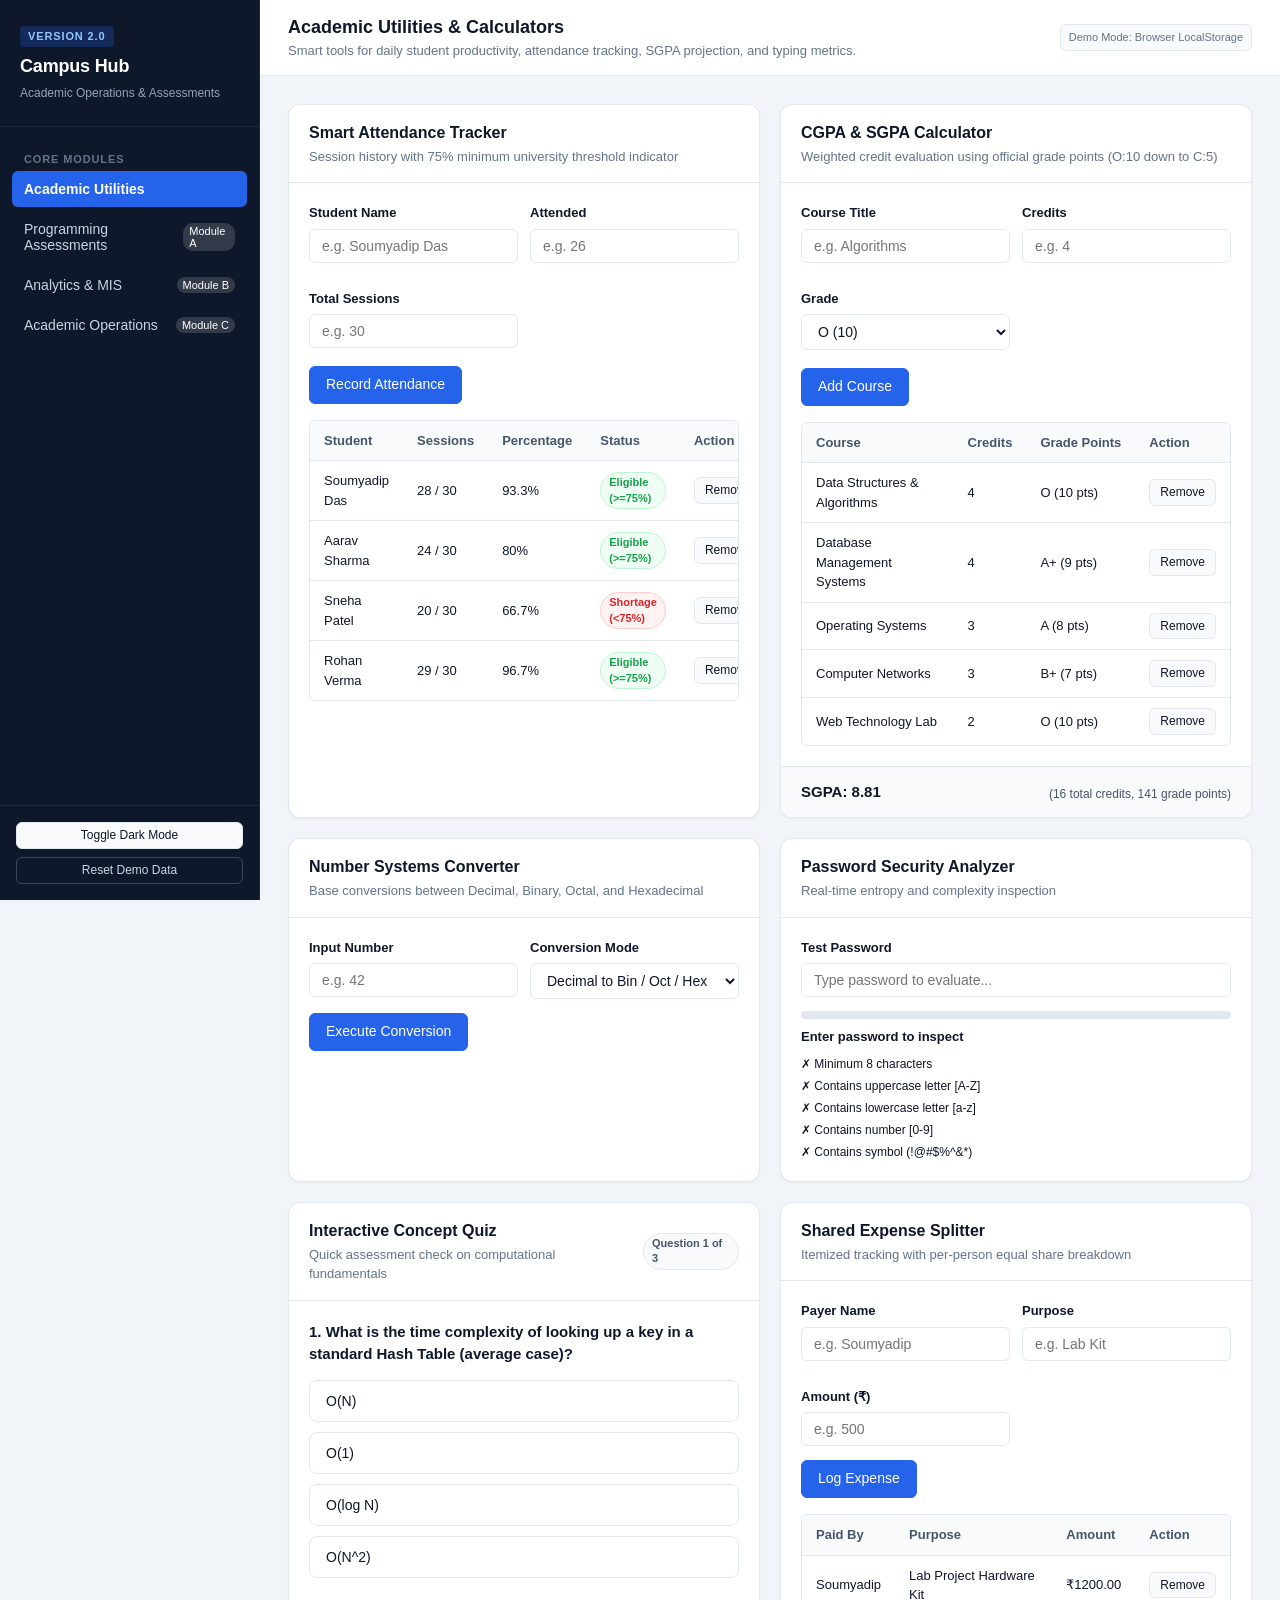
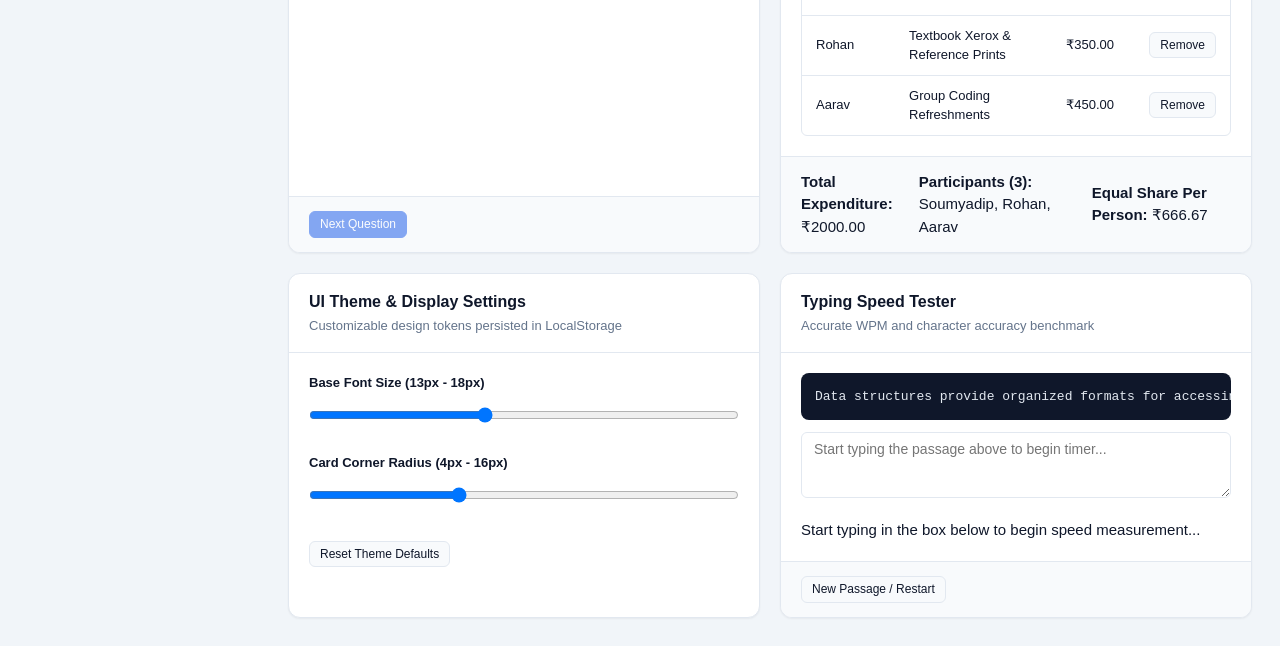
<file: index.html>
<!DOCTYPE html>
<html lang="en">
<head>
  <meta charset="UTF-8" />
  <meta name="viewport" content="width=device-width, initial-scale=1.0" />
  <title>Campus Utility Hub 2.0 | Academic Operations & Assessment Platform</title>
  <meta name="description" content="A clean, modular student learning, programming assessment, and academic operations platform." />

  <!-- Stylesheets -->
  <link rel="stylesheet" href="css/style.css" />
  <link rel="stylesheet" href="css/components.css" />
</head>
<body>

  <div class="app-container">

    <!-- Left Navigation Sidebar -->
    <aside class="app-sidebar" aria-label="Main Navigation">
      <div class="sidebar-header">
        <span class="brand-badge">Version 2.0</span>
        <h1>Campus Hub</h1>
        <p class="sidebar-subtitle">Academic Operations & Assessments</p>
      </div>

      <nav class="sidebar-nav">
        <div class="nav-section-title">Core Modules</div>
        <ul class="nav-list">
          <li class="nav-item">
            <button class="nav-button active" data-tab="tab-utilities" id="nav-utilities">
              <span>Academic Utilities</span>
            </button>
          </li>
          <li class="nav-item">
            <button class="nav-button" data-tab="tab-assessments" id="nav-assessments">
              <span>Programming Assessments</span>
              <span class="nav-badge" id="sidebarAssessmentBadge">Module A</span>
            </button>
          </li>
          <li class="nav-item">
            <button class="nav-button" data-tab="tab-analytics" id="nav-analytics">
              <span>Analytics & MIS</span>
              <span class="nav-badge">Module B</span>
            </button>
          </li>
          <li class="nav-item">
            <button class="nav-button" data-tab="tab-operations" id="nav-operations">
              <span>Academic Operations</span>
              <span class="nav-badge">Module C</span>
            </button>
          </li>
        </ul>
      </nav>

      <div class="sidebar-footer">
        <button class="btn btn-secondary btn-sm" id="sidebarDarkToggle" style="width: 100%;">
          Toggle Dark Mode
        </button>
        <button class="btn btn-outline btn-sm" id="resetDemoDataBtn" style="width: 100%; border-color: rgba(255,255,255,0.2); color: #cbd5e1;">
          Reset Demo Data
        </button>
      </div>
    </aside>

    <!-- Main Application View Area -->
    <main class="app-main">

      <!-- Top Operational Header -->
      <header class="top-navbar">
        <div class="nav-title-group">
          <h2 id="currentViewTitle">Academic Utilities & Calculators</h2>
          <p id="currentViewDesc">Smart tools for daily student productivity, attendance tracking, SGPA projection, and typing metrics.</p>
        </div>

        <div class="top-actions">
          <span class="fictional-notice" title="Single-user client-side demo environment">Demo Mode: Browser LocalStorage</span>
        </div>
      </header>

      <!-- TAB 1: ACADEMIC UTILITIES -->
      <section class="tab-content active" id="tab-utilities" aria-label="Student Utilities Section">
        
        <div class="grid-2">

          <!-- 1. Smart Attendance Tracker -->
          <div class="card" id="card-attendance">
            <div class="card-header">
              <div>
                <h3 class="card-title">Smart Attendance Tracker</h3>
                <p class="card-subtitle">Session history with 75% minimum university threshold indicator</p>
              </div>
            </div>
            <div class="card-body">
              <div class="form-row">
                <div class="form-group" style="flex: 2;">
                  <label class="form-label" for="studentNameInput">Student Name</label>
                  <input type="text" class="form-control" id="studentNameInput" placeholder="e.g. Soumyadip Das" />
                </div>
                <div class="form-group">
                  <label class="form-label" for="attendedSessionsInput">Attended</label>
                  <input type="number" class="form-control" id="attendedSessionsInput" placeholder="e.g. 26" min="0" />
                </div>
                <div class="form-group">
                  <label class="form-label" for="totalSessionsInput">Total Sessions</label>
                  <input type="number" class="form-control" id="totalSessionsInput" placeholder="e.g. 30" min="1" />
                </div>
              </div>
              <button class="btn btn-primary" id="addAttendanceBtn" style="margin-top: 4px;">Record Attendance</button>

              <div class="table-responsive" style="margin-top: 16px;">
                <table class="table table-hover">
                  <thead>
                    <tr>
                      <th>Student</th>
                      <th>Sessions</th>
                      <th>Percentage</th>
                      <th>Status</th>
                      <th>Action</th>
                    </tr>
                  </thead>
                  <tbody id="attendanceTableBody"></tbody>
                </table>
              </div>
            </div>
          </div>

          <!-- 2. CGPA & SGPA Calculator -->
          <div class="card" id="card-cgpa">
            <div class="card-header">
              <div>
                <h3 class="card-title">CGPA & SGPA Calculator</h3>
                <p class="card-subtitle">Weighted credit evaluation using official grade points (O:10 down to C:5)</p>
              </div>
            </div>
            <div class="card-body">
              <div class="form-row">
                <div class="form-group" style="flex: 2;">
                  <label class="form-label" for="subjectNameInput">Course Title</label>
                  <input type="text" class="form-control" id="subjectNameInput" placeholder="e.g. Algorithms" />
                </div>
                <div class="form-group">
                  <label class="form-label" for="subjectCreditsInput">Credits</label>
                  <input type="number" class="form-control" id="subjectCreditsInput" placeholder="e.g. 4" min="1" max="10" />
                </div>
                <div class="form-group">
                  <label class="form-label" for="subjectGradeInput">Grade</label>
                  <select class="form-select" id="subjectGradeInput">
                    <option value="O">O (10)</option>
                    <option value="A+">A+ (9)</option>
                    <option value="A">A (8)</option>
                    <option value="B+">B+ (7)</option>
                    <option value="B">B (6)</option>
                    <option value="C">C (5)</option>
                    <option value="F">F (0)</option>
                  </select>
                </div>
              </div>
              <button class="btn btn-primary" id="addSubjectBtn" style="margin-top: 4px;">Add Course</button>

              <div class="table-responsive" style="margin-top: 16px;">
                <table class="table table-hover">
                  <thead>
                    <tr>
                      <th>Course</th>
                      <th>Credits</th>
                      <th>Grade Points</th>
                      <th>Action</th>
                    </tr>
                  </thead>
                  <tbody id="subjectTableBody"></tbody>
                </table>
              </div>
            </div>
            <div class="card-footer" id="cgpaResultDisplay">
              <!-- Result calculated dynamically -->
            </div>
          </div>

          <!-- 3. Number Converter -->
          <div class="card" id="card-converter">
            <div class="card-header">
              <div>
                <h3 class="card-title">Number Systems Converter</h3>
                <p class="card-subtitle">Base conversions between Decimal, Binary, Octal, and Hexadecimal</p>
              </div>
            </div>
            <div class="card-body">
              <div class="form-row">
                <div class="form-group" style="flex: 2;">
                  <label class="form-label" for="numberConverterInput">Input Number</label>
                  <input type="text" class="form-control" id="numberConverterInput" placeholder="e.g. 42" />
                </div>
                <div class="form-group">
                  <label class="form-label" for="numberConverterMode">Conversion Mode</label>
                  <select class="form-select" id="numberConverterMode">
                    <option value="decToBin">Decimal to Bin / Oct / Hex</option>
                    <option value="binToDec">Binary to Decimal</option>
                  </select>
                </div>
              </div>
              <button class="btn btn-primary" id="convertNumberBtn">Execute Conversion</button>

              <div id="numberConverterResult" style="margin-top: 14px;"></div>
            </div>
          </div>

          <!-- 4. Password Strength Analyzer -->
          <div class="card" id="card-password">
            <div class="card-header">
              <div>
                <h3 class="card-title">Password Security Analyzer</h3>
                <p class="card-subtitle">Real-time entropy and complexity inspection</p>
              </div>
            </div>
            <div class="card-body">
              <div class="form-group">
                <label class="form-label" for="passwordAnalyzerInput">Test Password</label>
                <input type="password" class="form-control" id="passwordAnalyzerInput" placeholder="Type password to evaluate..." />
              </div>

              <div class="progress-bar-container">
                <div class="progress-bar-fill" id="passwordMeter" style="width: 0%;"></div>
              </div>

              <div id="passwordStrengthLabel" style="font-weight: 600; font-size: 13px; margin: 8px 0;">Enter password to inspect</div>

              <div style="font-size: 12px; display: flex; flex-direction: column; gap: 4px; margin-top: 8px;">
                <div id="pwd-chk-len" data-label="Minimum 8 characters">✗ Minimum 8 characters</div>
                <div id="pwd-chk-upper" data-label="Contains uppercase letter [A-Z]">✗ Contains uppercase letter [A-Z]</div>
                <div id="pwd-chk-lower" data-label="Contains lowercase letter [a-z]">✗ Contains lowercase letter [a-z]</div>
                <div id="pwd-chk-num" data-label="Contains number [0-9]">✗ Contains number [0-9]</div>
                <div id="pwd-chk-special" data-label="Contains symbol (!@#$%^&*)">✗ Contains symbol (!@#$%^&*)</div>
              </div>
            </div>
          </div>

          <!-- 5. Interactive Concept Quiz -->
          <div class="card" id="card-quiz">
            <div class="card-header">
              <div>
                <h3 class="card-title">Interactive Concept Quiz</h3>
                <p class="card-subtitle">Quick assessment check on computational fundamentals</p>
              </div>
              <span class="badge badge-neutral" id="conceptQuizProgress">Question 1 of 3</span>
            </div>
            <div class="card-body">
              <h4 id="conceptQuizQuestion" style="font-size: 15px; margin-bottom: 14px;">Loading question...</h4>

              <div id="conceptQuizOptions"></div>

              <div id="conceptQuizFeedback" style="margin-top: 12px;"></div>
            </div>
            <div class="card-footer">
              <button class="btn btn-primary btn-sm" id="quizNextBtn" disabled>Next Question</button>
              <button class="btn btn-secondary btn-sm" id="quizRetakeBtn" style="display: none;">Retake Quiz</button>
            </div>
          </div>

          <!-- 6. Expense Splitter -->
          <div class="card" id="card-expense">
            <div class="card-header">
              <div>
                <h3 class="card-title">Shared Expense Splitter</h3>
                <p class="card-subtitle">Itemized tracking with per-person equal share breakdown</p>
              </div>
            </div>
            <div class="card-body">
              <div class="form-row">
                <div class="form-group">
                  <label class="form-label" for="expensePersonInput">Payer Name</label>
                  <input type="text" class="form-control" id="expensePersonInput" placeholder="e.g. Soumyadip" />
                </div>
                <div class="form-group">
                  <label class="form-label" for="expenseDescInput">Purpose</label>
                  <input type="text" class="form-control" id="expenseDescInput" placeholder="e.g. Lab Kit" />
                </div>
                <div class="form-group">
                  <label class="form-label" for="expenseAmountInput">Amount (₹)</label>
                  <input type="number" class="form-control" id="expenseAmountInput" placeholder="e.g. 500" min="1" />
                </div>
              </div>
              <button class="btn btn-primary" id="addExpenseBtn">Log Expense</button>

              <div class="table-responsive" style="margin-top: 16px;">
                <table class="table table-hover">
                  <thead>
                    <tr>
                      <th>Paid By</th>
                      <th>Purpose</th>
                      <th>Amount</th>
                      <th>Action</th>
                    </tr>
                  </thead>
                  <tbody id="expenseTableBody"></tbody>
                </table>
              </div>
            </div>
            <div class="card-footer" id="expenseSummaryDisplay">
              <!-- Summary breakdown -->
            </div>
          </div>

          <!-- 7. Theme Customizer -->
          <div class="card" id="card-theme">
            <div class="card-header">
              <div>
                <h3 class="card-title">UI Theme & Display Settings</h3>
                <p class="card-subtitle">Customizable design tokens persisted in LocalStorage</p>
              </div>
            </div>
            <div class="card-body">
              <div class="form-group">
                <label class="form-label" for="themeFontSizeSlider">Base Font Size (13px - 18px)</label>
                <input type="range" class="form-control" id="themeFontSizeSlider" min="13" max="18" value="15" />
              </div>
              <div class="form-group">
                <label class="form-label" for="themeRadiusSlider">Card Corner Radius (4px - 16px)</label>
                <input type="range" class="form-control" id="themeRadiusSlider" min="4" max="16" value="8" />
              </div>
              <button class="btn btn-secondary btn-sm" id="resetThemeBtn" style="margin-top: 8px;">Reset Theme Defaults</button>
            </div>
          </div>

          <!-- 8. Typing Speed Tester -->
          <div class="card" id="card-typing">
            <div class="card-header">
              <div>
                <h3 class="card-title">Typing Speed Tester</h3>
                <p class="card-subtitle">Accurate WPM and character accuracy benchmark</p>
              </div>
            </div>
            <div class="card-body">
              <div id="typingTargetDisplay" class="code-block" style="margin-bottom: 12px; font-size: 13px;"></div>

              <div class="form-group">
                <textarea class="form-control" id="typingInputArea" rows="3" placeholder="Start typing the passage above to begin timer..."></textarea>
              </div>

              <div id="typingStatsDisplay"></div>
            </div>
            <div class="card-footer">
              <button class="btn btn-secondary btn-sm" id="typingResetBtn">New Passage / Restart</button>
            </div>
          </div>

        </div>

      </section>

      <!-- TAB 2: PROGRAMMING ASSESSMENTS (Module A) -->
      <section class="tab-content" id="tab-assessments" aria-label="Programming Assessment Management">
        <div id="assessmentsMount">
          <!-- Populated in Phase 3 -->
        </div>
      </section>

      <!-- TAB 3: ASSESSMENT ANALYTICS & MIS (Module B) -->
      <section class="tab-content" id="tab-analytics" aria-label="Assessment Analytics and MIS">
        <div id="analyticsMount">
          <!-- Populated in Phase 4 -->
        </div>
      </section>

      <!-- TAB 4: ACADEMIC OPERATIONS & SUPPORT TRACKER (Module C) -->
      <section class="tab-content" id="tab-operations" aria-label="Academic Operations and Support Tracker">
        <div id="operationsMount">
          <!-- Populated in Phase 5 -->
        </div>
      </section>

    </main>

  </div>

  <!-- Toast Container -->
  <div class="toast-container" id="toastContainer" aria-live="polite"></div>

  <!-- Application Bootstrap -->
  <script type="module" src="js/app.js"></script>
</body>
</html>
</file>
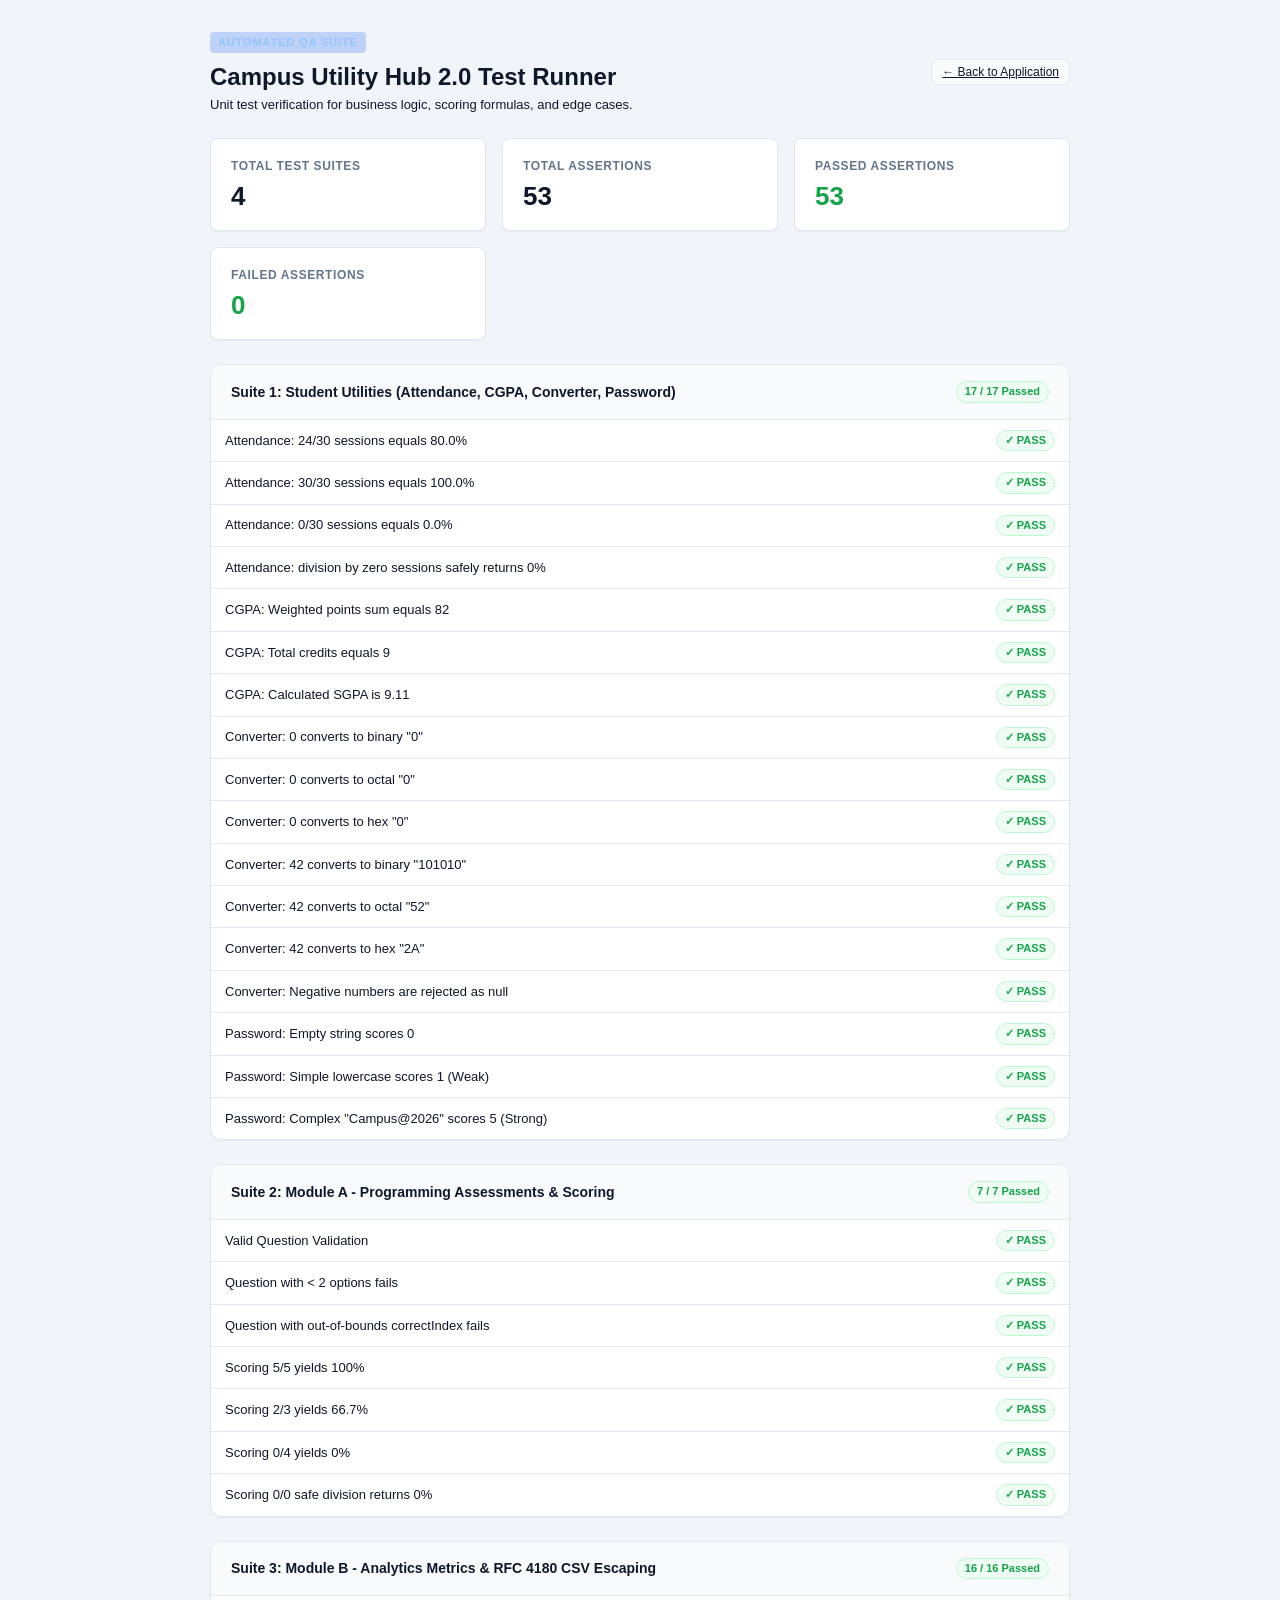
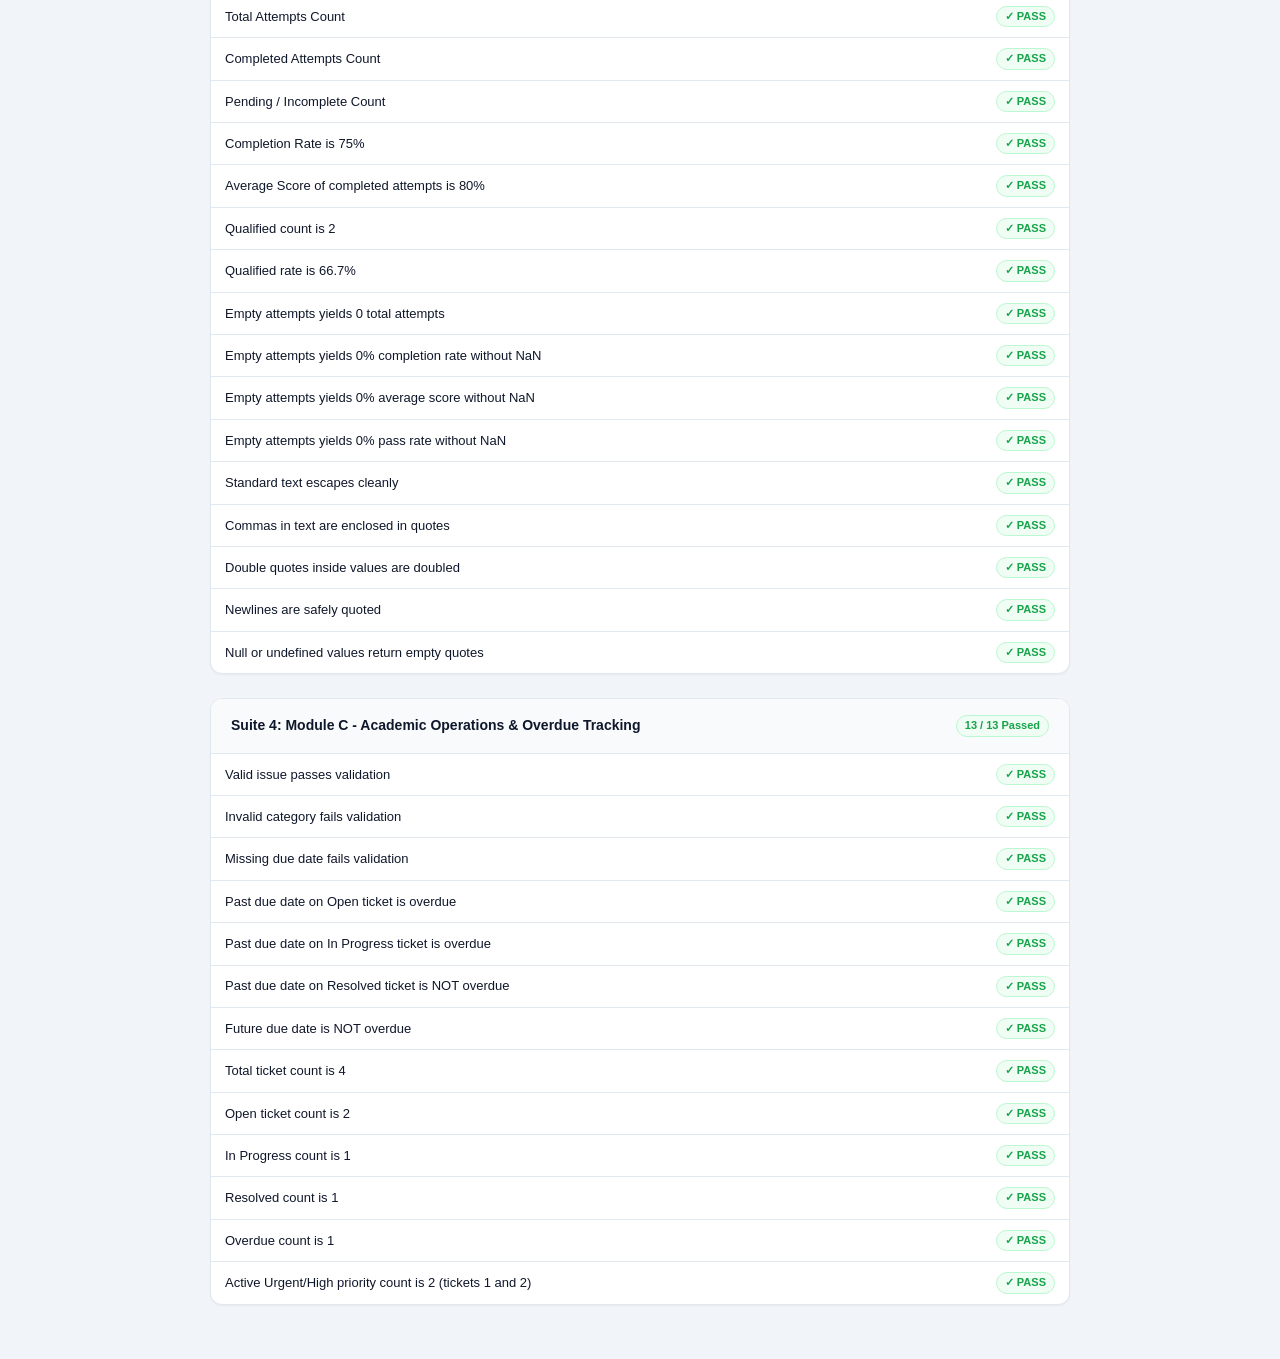
<file: tests/index.html>
<!DOCTYPE html>
<html lang="en">
<head>
  <meta charset="UTF-8" />
  <meta name="viewport" content="width=device-width, initial-scale=1.0" />
  <title>Automated Test Suite | Campus Utility Hub 2.0</title>
  <link rel="stylesheet" href="../css/style.css" />
  <link rel="stylesheet" href="../css/components.css" />
  <style>
    body { padding: 30px 20px; max-width: 900px; margin: 0 auto; background: var(--bg-main); }
    .suite-card { margin-bottom: 24px; }
    .test-row { display: flex; justify-content: space-between; align-items: center; padding: 10px 14px; border-bottom: 1px solid var(--border-color); font-size: 13px; }
    .test-row:last-child { border-bottom: none; }
  </style>
</head>
<body>

  <div style="display: flex; justify-content: space-between; align-items: center; margin-bottom: 24px;">
    <div>
      <span class="brand-badge">Automated QA Suite</span>
      <h1 style="font-size: 24px; font-weight: 800;">Campus Utility Hub 2.0 Test Runner</h1>
      <p class="text-muted" style="font-size: 13px;">Unit test verification for business logic, scoring formulas, and edge cases.</p>
    </div>
    <a href="../index.html" class="btn btn-secondary btn-sm">← Back to Application</a>
  </div>

  <!-- Overall Summary Banner -->
  <div class="grid-4" id="testSummaryKpi" style="margin-bottom: 24px;">
    <div class="stat-card">
      <div class="stat-label">Total Test Suites</div>
      <div class="stat-value" id="kpiTotalSuites">4</div>
    </div>
    <div class="stat-card">
      <div class="stat-label">Total Assertions</div>
      <div class="stat-value" id="kpiTotalAssertions">-</div>
    </div>
    <div class="stat-card">
      <div class="stat-label">Passed Assertions</div>
      <div class="stat-value" id="kpiPassedAssertions" style="color: var(--success);">-</div>
    </div>
    <div class="stat-card">
      <div class="stat-label">Failed Assertions</div>
      <div class="stat-value" id="kpiFailedAssertions">-</div>
    </div>
  </div>

  <div id="testOutputContainer">
    <div class="empty-state">Running test suites...</div>
  </div>

  <script type="module">
    import { runUtilitiesTests } from './utilities.test.js';
    import { runAssessmentTests } from './assessments.test.js';
    import { runAnalyticsTests } from './analytics.test.js';
    import { runOperationsTests } from './operations.test.js';

    const startTime = performance.now();

    const suites = [
      { name: 'Suite 1: Student Utilities (Attendance, CGPA, Converter, Password)', fn: runUtilitiesTests },
      { name: 'Suite 2: Module A - Programming Assessments & Scoring', fn: runAssessmentTests },
      { name: 'Suite 3: Module B - Analytics Metrics & RFC 4180 CSV Escaping', fn: runAnalyticsTests },
      { name: 'Suite 4: Module C - Academic Operations & Overdue Tracking', fn: runOperationsTests }
    ];

    let totalTests = 0;
    let totalPassed = 0;
    let totalFailed = 0;

    const container = document.getElementById('testOutputContainer');
    container.innerHTML = '';

    suites.forEach(suite => {
      const suiteResults = suite.fn();
      totalTests += suiteResults.length;

      const card = document.createElement('div');
      card.className = 'card suite-card';

      const passedInSuite = suiteResults.filter(r => r.passed).length;
      totalPassed += passedInSuite;
      const failedInSuite = suiteResults.length - passedInSuite;
      totalFailed += failedInSuite;

      card.innerHTML = `
        <div class="card-header" style="background: var(--bg-subtle);">
          <strong style="font-size: 14px;">${suite.name}</strong>
          <span class="badge ${failedInSuite === 0 ? 'badge-success' : 'badge-danger'}">
            ${passedInSuite} / ${suiteResults.length} Passed
          </span>
        </div>
        <div class="card-body" style="padding: 0;">
          ${suiteResults.map(res => `
            <div class="test-row">
              <span style="font-weight: 500;">${res.testName}</span>
              <span class="badge ${res.passed ? 'badge-success' : 'badge-danger'}">
                ${res.passed ? '✓ PASS' : '✗ FAIL'}
              </span>
            </div>
          `).join('')}
        </div>
      `;

      container.appendChild(card);
    });

    const elapsedMs = Math.round(performance.now() - startTime);

    document.getElementById('kpiTotalAssertions').textContent = totalTests;
    document.getElementById('kpiPassedAssertions').textContent = totalPassed;
    const failEl = document.getElementById('kpiFailedAssertions');
    failEl.textContent = totalFailed;
    failEl.style.color = totalFailed === 0 ? 'var(--success)' : 'var(--danger)';

    console.info(`[Test Runner] Executed ${totalTests} assertions in ${elapsedMs}ms. ${totalPassed} passed, ${totalFailed} failed.`);
  </script>
</body>
</html>
</file>
<file: css/style.css>
/**
 * Campus Utility Hub 2.0 - Core Stylesheet & Design System
 * Clean, minimal academic-dashboard aesthetic with robust dark mode and responsive layout.
 */

:root {
  /* Brand & Status Colors */
  --primary: #2563eb;
  --primary-hover: #1d4ed8;
  --primary-light: #eff6ff;
  --primary-text: #ffffff;

  --success: #16a34a;
  --success-bg: #f0fdf4;
  --success-border: #bbf7d0;

  --warning: #d97706;
  --warning-bg: #fffbeb;
  --warning-border: #fde68a;

  --danger: #dc2626;
  --danger-bg: #fef2f2;
  --danger-border: #fecaca;

  --info: #0284c7;
  --info-bg: #f0f9ff;
  --info-border: #bae6fd;

  /* Surfaces & Backgrounds */
  --bg-main: #f1f5f9;
  --bg-surface: #ffffff;
  --bg-subtle: #f8fafc;
  --bg-sidebar: #0f172a;
  --sidebar-hover: #1e293b;
  --sidebar-active: #2563eb;

  /* Typography Colors */
  --text-main: #0f172a;
  --text-secondary: #475569;
  --text-muted: #64748b;
  --text-inverse: #ffffff;

  /* Borders & Shadows */
  --border-color: #e2e8f0;
  --border-focus: #2563eb;
  --radius-sm: 6px;
  --radius: 8px;
  --radius-lg: 12px;
  --shadow-sm: 0 1px 2px 0 rgba(0, 0, 0, 0.05);
  --shadow: 0 4px 6px -1px rgba(0, 0, 0, 0.07), 0 2px 4px -2px rgba(0, 0, 0, 0.05);
  --shadow-md: 0 10px 15px -3px rgba(0, 0, 0, 0.1), 0 4px 6px -4px rgba(0, 0, 0, 0.08);

  /* Typography & Sizing */
  --font-sans: -apple-system, BlinkMacSystemFont, 'Segoe UI', Roboto, Helvetica, Arial, sans-serif;
  --font-mono: ui-monospace, SFMono-Regular, Menlo, Monaco, Consolas, 'Liberation Mono', monospace;
  --font-size: 15px;
  --spacing: 20px;
}

body.dark {
  --bg-main: #090d16;
  --bg-surface: #131c2e;
  --bg-subtle: #1b263b;
  --bg-sidebar: #080c14;
  --sidebar-hover: #1e293b;
  --sidebar-active: #3b82f6;

  --text-main: #f8fafc;
  --text-secondary: #cbd5e1;
  --text-muted: #94a3b8;

  --border-color: #243247;
  --border-focus: #60a5fa;

  --primary: #3b82f6;
  --primary-hover: #60a5fa;
  --primary-light: #1e293b;

  --success-bg: #064e3b;
  --success-border: #047857;
  --warning-bg: #451a03;
  --warning-border: #78350f;
  --danger-bg: #450a0a;
  --danger-border: #7f1d1d;
  --info-bg: #082f49;
  --info-border: #0369a1;

  --shadow: 0 4px 6px -1px rgba(0, 0, 0, 0.4);
}

/* Universal Reset */
*, *::before, *::after {
  box-sizing: border-box;
  margin: 0;
  padding: 0;
}

html, body {
  min-height: 100vh;
  font-family: var(--font-sans);
  font-size: var(--font-size);
  color: var(--text-main);
  background-color: var(--bg-main);
  line-height: 1.5;
  -webkit-font-smoothing: antialiased;
}

/* App Layout Grid */
.app-container {
  display: grid;
  grid-template-columns: 260px 1fr;
  min-height: 100vh;
}

/* Sidebar Navigation */
.app-sidebar {
  background-color: var(--bg-sidebar);
  color: #f8fafc;
  display: flex;
  flex-direction: column;
  position: sticky;
  top: 0;
  height: 100vh;
  border-right: 1px solid rgba(255, 255, 255, 0.08);
  z-index: 20;
}

.sidebar-header {
  padding: 24px 20px;
  border-bottom: 1px solid rgba(255, 255, 255, 0.08);
}

.brand-badge {
  display: inline-block;
  font-size: 11px;
  text-transform: uppercase;
  letter-spacing: 0.08em;
  background: rgba(37, 99, 235, 0.25);
  color: #93c5fd;
  padding: 2px 8px;
  border-radius: 4px;
  margin-bottom: 6px;
  font-weight: 700;
}

.sidebar-header h1 {
  font-size: 18px;
  font-weight: 700;
  letter-spacing: -0.01em;
  color: #ffffff;
}

.sidebar-subtitle {
  font-size: 12px;
  color: #94a3b8;
  margin-top: 4px;
}

/* Sidebar Nav */
.sidebar-nav {
  padding: 16px 12px;
  flex: 1;
  overflow-y: auto;
}

.nav-section-title {
  font-size: 11px;
  text-transform: uppercase;
  letter-spacing: 0.08em;
  color: #64748b;
  padding: 8px 12px 4px;
  font-weight: 700;
}

.nav-list {
  list-style: none;
  margin-bottom: 16px;
}

.nav-item {
  margin-bottom: 4px;
}

.nav-button {
  width: 100%;
  text-align: left;
  display: flex;
  align-items: center;
  gap: 12px;
  padding: 10px 12px;
  font-size: 14px;
  font-weight: 500;
  color: #cbd5e1;
  background: transparent;
  border: none;
  border-radius: var(--radius-sm);
  cursor: pointer;
  transition: background-color 0.15s ease, color 0.15s ease;
}

.nav-button:hover {
  background-color: var(--sidebar-hover);
  color: #ffffff;
}

.nav-button.active {
  background-color: var(--sidebar-active);
  color: #ffffff;
  font-weight: 600;
}

.nav-badge {
  margin-left: auto;
  font-size: 11px;
  padding: 2px 6px;
  background: rgba(255, 255, 255, 0.15);
  border-radius: 10px;
  color: #ffffff;
}

/* Sidebar Footer */
.sidebar-footer {
  padding: 16px;
  border-top: 1px solid rgba(255, 255, 255, 0.08);
  display: flex;
  flex-direction: column;
  gap: 8px;
}

/* Main Content Area */
.app-main {
  display: flex;
  flex-direction: column;
  min-width: 0;
  overflow-y: auto;
}

/* Top Operational Banner */
.top-navbar {
  background-color: var(--bg-surface);
  border-bottom: 1px solid var(--border-color);
  padding: 14px 28px;
  display: flex;
  align-items: center;
  justify-content: space-between;
  position: sticky;
  top: 0;
  z-index: 10;
}

.nav-title-group h2 {
  font-size: 18px;
  font-weight: 700;
}

.nav-title-group p {
  font-size: 13px;
  color: var(--text-muted);
}

.top-actions {
  display: flex;
  align-items: center;
  gap: 10px;
}

.fictional-notice {
  font-size: 11px;
  color: var(--text-muted);
  background: var(--bg-subtle);
  padding: 4px 8px;
  border-radius: var(--radius-sm);
  border: 1px solid var(--border-color);
}

/* Tab Panels */
.tab-content {
  display: none;
  padding: 28px;
}

.tab-content.active {
  display: block;
}

/* Responsive Breakpoints */
@media (max-width: 900px) {
  .app-container {
    grid-template-columns: 1fr;
  }

  .app-sidebar {
    height: auto;
    position: relative;
    top: auto;
  }

  .top-navbar {
    position: static;
    flex-direction: column;
    align-items: flex-start;
    gap: 12px;
  }

  .tab-content {
    padding: 16px;
  }
}
</file>
<file: css/components.css>
/**
 * Campus Utility Hub 2.0 - Reusable Component Library
 * Cards, tables, forms, badges, modals, quiz controls, timers, and print rules.
 */

/* Grid Systems */
.grid-1 { display: grid; grid-template-columns: 1fr; gap: 20px; }
.grid-2 { display: grid; grid-template-columns: repeat(auto-fit, minmax(340px, 1fr)); gap: 20px; }
.grid-3 { display: grid; grid-template-columns: repeat(auto-fit, minmax(280px, 1fr)); gap: 20px; }
.grid-4 { display: grid; grid-template-columns: repeat(auto-fit, minmax(220px, 1fr)); gap: 16px; }

/* Cards */
.card {
  background-color: var(--bg-surface);
  border: 1px solid var(--border-color);
  border-radius: var(--radius-lg);
  box-shadow: var(--shadow-sm);
  display: flex;
  flex-direction: column;
  overflow: hidden;
  transition: border-color 0.15s ease, box-shadow 0.15s ease;
}

.card:hover {
  border-color: #cbd5e1;
}

body.dark .card:hover {
  border-color: #3b82f6;
}

.card-header {
  padding: 16px 20px;
  border-bottom: 1px solid var(--border-color);
  display: flex;
  align-items: center;
  justify-content: space-between;
  gap: 12px;
}

.card-title {
  font-size: 16px;
  font-weight: 600;
  color: var(--text-main);
  display: flex;
  align-items: center;
  gap: 8px;
}

.card-subtitle {
  font-size: 13px;
  color: var(--text-muted);
  margin-top: 2px;
}

.card-body {
  padding: 20px;
  flex: 1;
}

.card-footer {
  padding: 14px 20px;
  background-color: var(--bg-subtle);
  border-top: 1px solid var(--border-color);
  display: flex;
  align-items: center;
  justify-content: space-between;
}

/* Stat Metric Cards */
.stat-card {
  background-color: var(--bg-surface);
  border: 1px solid var(--border-color);
  border-radius: var(--radius);
  padding: 18px 20px;
  box-shadow: var(--shadow-sm);
}

.stat-label {
  font-size: 12px;
  text-transform: uppercase;
  letter-spacing: 0.05em;
  color: var(--text-muted);
  font-weight: 600;
  margin-bottom: 6px;
}

.stat-value {
  font-size: 26px;
  font-weight: 700;
  color: var(--text-main);
  line-height: 1.2;
}

.stat-meta {
  font-size: 12px;
  color: var(--text-secondary);
  margin-top: 4px;
}

/* Buttons */
.btn {
  display: inline-flex;
  align-items: center;
  justify-content: center;
  gap: 8px;
  padding: 8px 16px;
  font-size: 14px;
  font-weight: 500;
  border-radius: var(--radius-sm);
  border: 1px solid transparent;
  cursor: pointer;
  transition: all 0.15s ease;
  line-height: 1.4;
  white-space: nowrap;
}

.btn:disabled {
  opacity: 0.55;
  cursor: not-allowed;
}

.btn-primary {
  background-color: var(--primary);
  color: #ffffff;
  border-color: var(--primary);
}

.btn-primary:hover:not(:disabled) {
  background-color: var(--primary-hover);
}

.btn-secondary {
  background-color: var(--bg-subtle);
  color: var(--text-main);
  border-color: var(--border-color);
}

.btn-secondary:hover:not(:disabled) {
  background-color: var(--border-color);
}

.btn-danger {
  background-color: var(--danger);
  color: #ffffff;
  border-color: var(--danger);
}

.btn-danger:hover:not(:disabled) {
  background-color: #b91c1c;
}

.btn-sm {
  padding: 4px 10px;
  font-size: 12px;
}

.btn-outline {
  background: transparent;
  color: var(--primary);
  border-color: var(--primary);
}

.btn-outline:hover:not(:disabled) {
  background: var(--primary-light);
}

/* Form Controls */
.form-group {
  margin-bottom: 14px;
}

.form-label {
  display: block;
  font-size: 13px;
  font-weight: 600;
  margin-bottom: 6px;
  color: var(--text-main);
}

.form-control,
.form-select,
textarea.form-control {
  width: 100%;
  padding: 8px 12px;
  font-size: 14px;
  font-family: inherit;
  color: var(--text-main);
  background-color: var(--bg-surface);
  border: 1px solid var(--border-color);
  border-radius: var(--radius-sm);
  transition: border-color 0.15s ease, box-shadow 0.15s ease;
}

.form-control:focus,
.form-select:focus,
textarea.form-control:focus {
  outline: none;
  border-color: var(--border-focus);
  box-shadow: 0 0 0 3px rgba(37, 99, 235, 0.15);
}

.form-hint {
  font-size: 12px;
  color: var(--text-muted);
  margin-top: 4px;
}

.form-row {
  display: grid;
  grid-template-columns: repeat(auto-fit, minmax(180px, 1fr));
  gap: 12px;
}

/* Tables */
.table-responsive {
  width: 100%;
  overflow-x: auto;
  border: 1px solid var(--border-color);
  border-radius: var(--radius-sm);
}

.table {
  width: 100%;
  border-collapse: collapse;
  text-align: left;
  font-size: 13px;
}

.table th {
  background-color: var(--bg-subtle);
  color: var(--text-secondary);
  font-weight: 600;
  padding: 10px 14px;
  border-bottom: 1px solid var(--border-color);
  white-space: nowrap;
}

.table td {
  padding: 10px 14px;
  border-bottom: 1px solid var(--border-color);
  color: var(--text-main);
}

.table tbody tr:last-child td {
  border-bottom: none;
}

.table-hover tbody tr:hover {
  background-color: var(--bg-subtle);
}

/* Badges */
.badge {
  display: inline-flex;
  align-items: center;
  padding: 2px 8px;
  font-size: 11px;
  font-weight: 600;
  border-radius: 9999px;
  line-height: 1.4;
}

.badge-success { background: var(--success-bg); color: var(--success); border: 1px solid var(--success-border); }
.badge-warning { background: var(--warning-bg); color: var(--warning); border: 1px solid var(--warning-border); }
.badge-danger  { background: var(--danger-bg);  color: var(--danger);  border: 1px solid var(--danger-border);  }
.badge-info    { background: var(--info-bg);    color: var(--info);    border: 1px solid var(--info-border);    }
.badge-neutral { background: var(--bg-subtle);  color: var(--text-secondary); border: 1px solid var(--border-color); }

/* Progress Bar & Meter */
.progress-bar-container {
  width: 100%;
  height: 8px;
  background-color: var(--border-color);
  border-radius: 9999px;
  overflow: hidden;
  margin: 8px 0;
}

.progress-bar-fill {
  height: 100%;
  background-color: var(--primary);
  transition: width 0.3s ease;
}

/* Assessment Specific Controls */
.timer-pill {
  display: inline-flex;
  align-items: center;
  gap: 6px;
  padding: 6px 12px;
  background: var(--warning-bg);
  color: var(--warning);
  border: 1px solid var(--warning-border);
  border-radius: 9999px;
  font-family: var(--font-mono);
  font-weight: 700;
  font-size: 14px;
}

.timer-pill.urgent {
  background: var(--danger-bg);
  color: var(--danger);
  border-color: var(--danger-border);
  animation: pulse 1s infinite alternate;
}

@keyframes pulse {
  from { opacity: 1; }
  to { opacity: 0.6; }
}

.mcq-option {
  display: block;
  width: 100%;
  text-align: left;
  padding: 12px 16px;
  margin-bottom: 10px;
  background-color: var(--bg-surface);
  border: 1px solid var(--border-color);
  border-radius: var(--radius);
  cursor: pointer;
  transition: all 0.15s ease;
  font-size: 14px;
  color: var(--text-main);
}

.mcq-option:hover {
  border-color: var(--primary);
  background-color: var(--primary-light);
}

.mcq-option.selected {
  border-color: var(--primary);
  background-color: var(--primary-light);
  font-weight: 600;
  box-shadow: 0 0 0 2px var(--primary);
}

.mcq-option.correct-review {
  border-color: var(--success);
  background-color: var(--success-bg);
  color: var(--success);
  font-weight: 600;
}

.mcq-option.incorrect-review {
  border-color: var(--danger);
  background-color: var(--danger-bg);
  color: var(--danger);
}

/* Code Snippet Viewer */
.code-block {
  background-color: #0f172a;
  color: #e2e8f0;
  padding: 14px;
  border-radius: var(--radius);
  font-family: var(--font-mono);
  font-size: 12px;
  line-height: 1.5;
  overflow-x: auto;
  white-space: pre;
}

/* Toast System */
.toast-container {
  position: fixed;
  bottom: 24px;
  right: 24px;
  display: flex;
  flex-direction: column;
  gap: 8px;
  z-index: 1000;
  pointer-events: none;
}

.toast {
  padding: 10px 16px;
  background-color: #0f172a;
  color: #ffffff;
  border-radius: var(--radius);
  font-size: 13px;
  box-shadow: var(--shadow-md);
  transform: translateY(12px);
  opacity: 0;
  transition: transform 0.2s ease, opacity 0.2s ease;
  pointer-events: auto;
}

.toast.toast-visible {
  transform: translateY(0);
  opacity: 1;
}

.toast-success { background-color: var(--success); }
.toast-error   { background-color: var(--danger); }
.toast-warning { background-color: var(--warning); color: #ffffff; }
.toast-info    { background-color: var(--primary); }

/* Modal System */
.modal-backdrop {
  position: fixed;
  top: 0;
  left: 0;
  width: 100vw;
  height: 100vh;
  background: rgba(15, 23, 42, 0.6);
  backdrop-filter: blur(2px);
  display: flex;
  align-items: center;
  justify-content: center;
  z-index: 500;
  padding: 16px;
}

.modal-dialog {
  background: var(--bg-surface);
  border: 1px solid var(--border-color);
  border-radius: var(--radius-lg);
  box-shadow: var(--shadow-md);
  width: 100%;
  max-width: 600px;
  max-height: 90vh;
  display: flex;
  flex-direction: column;
  overflow: hidden;
}

.modal-header {
  padding: 16px 20px;
  border-bottom: 1px solid var(--border-color);
  display: flex;
  align-items: center;
  justify-content: space-between;
}

.modal-title {
  font-size: 16px;
  font-weight: 700;
}

.modal-body {
  padding: 20px;
  overflow-y: auto;
}

.modal-footer {
  padding: 14px 20px;
  border-top: 1px solid var(--border-color);
  display: flex;
  align-items: center;
  justify-content: flex-end;
  gap: 10px;
  background-color: var(--bg-subtle);
}

/* Empty State Placeholder */
.empty-state {
  text-align: center;
  padding: 36px 20px;
  color: var(--text-muted);
}

.empty-state-title {
  font-size: 15px;
  font-weight: 600;
  color: var(--text-secondary);
  margin-bottom: 4px;
}

/* Print Rules for Weekly MIS */
@media print {
  body {
    background: #ffffff !important;
    color: #000000 !important;
  }

  .app-sidebar,
  .top-navbar,
  .btn,
  .nav-button,
  .no-print {
    display: none !important;
  }

  .app-container {
    display: block !important;
  }

  .tab-content {
    display: none !important;
    padding: 0 !important;
  }

  #tab-analytics {
    display: block !important;
  }

  .card {
    border: 1px solid #ccc !important;
    box-shadow: none !important;
    page-break-inside: avoid;
  }
}
</file>
